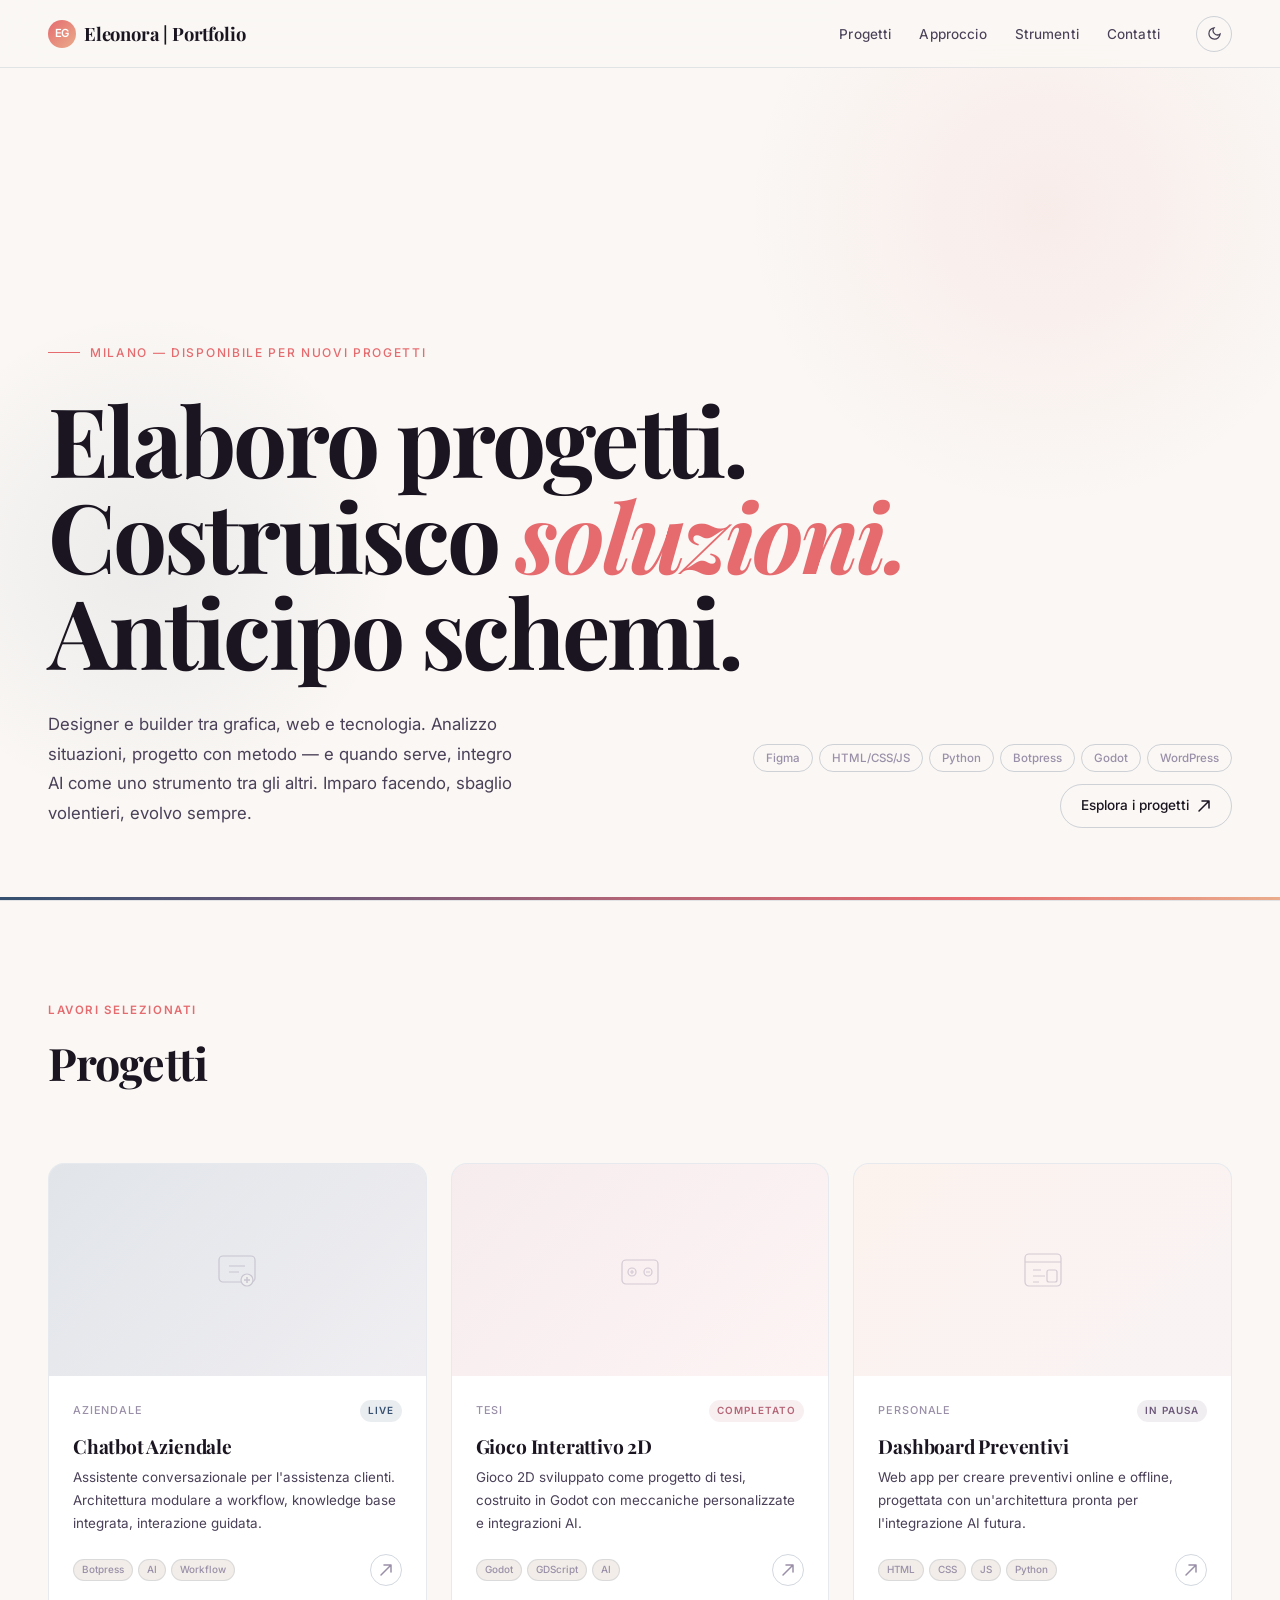
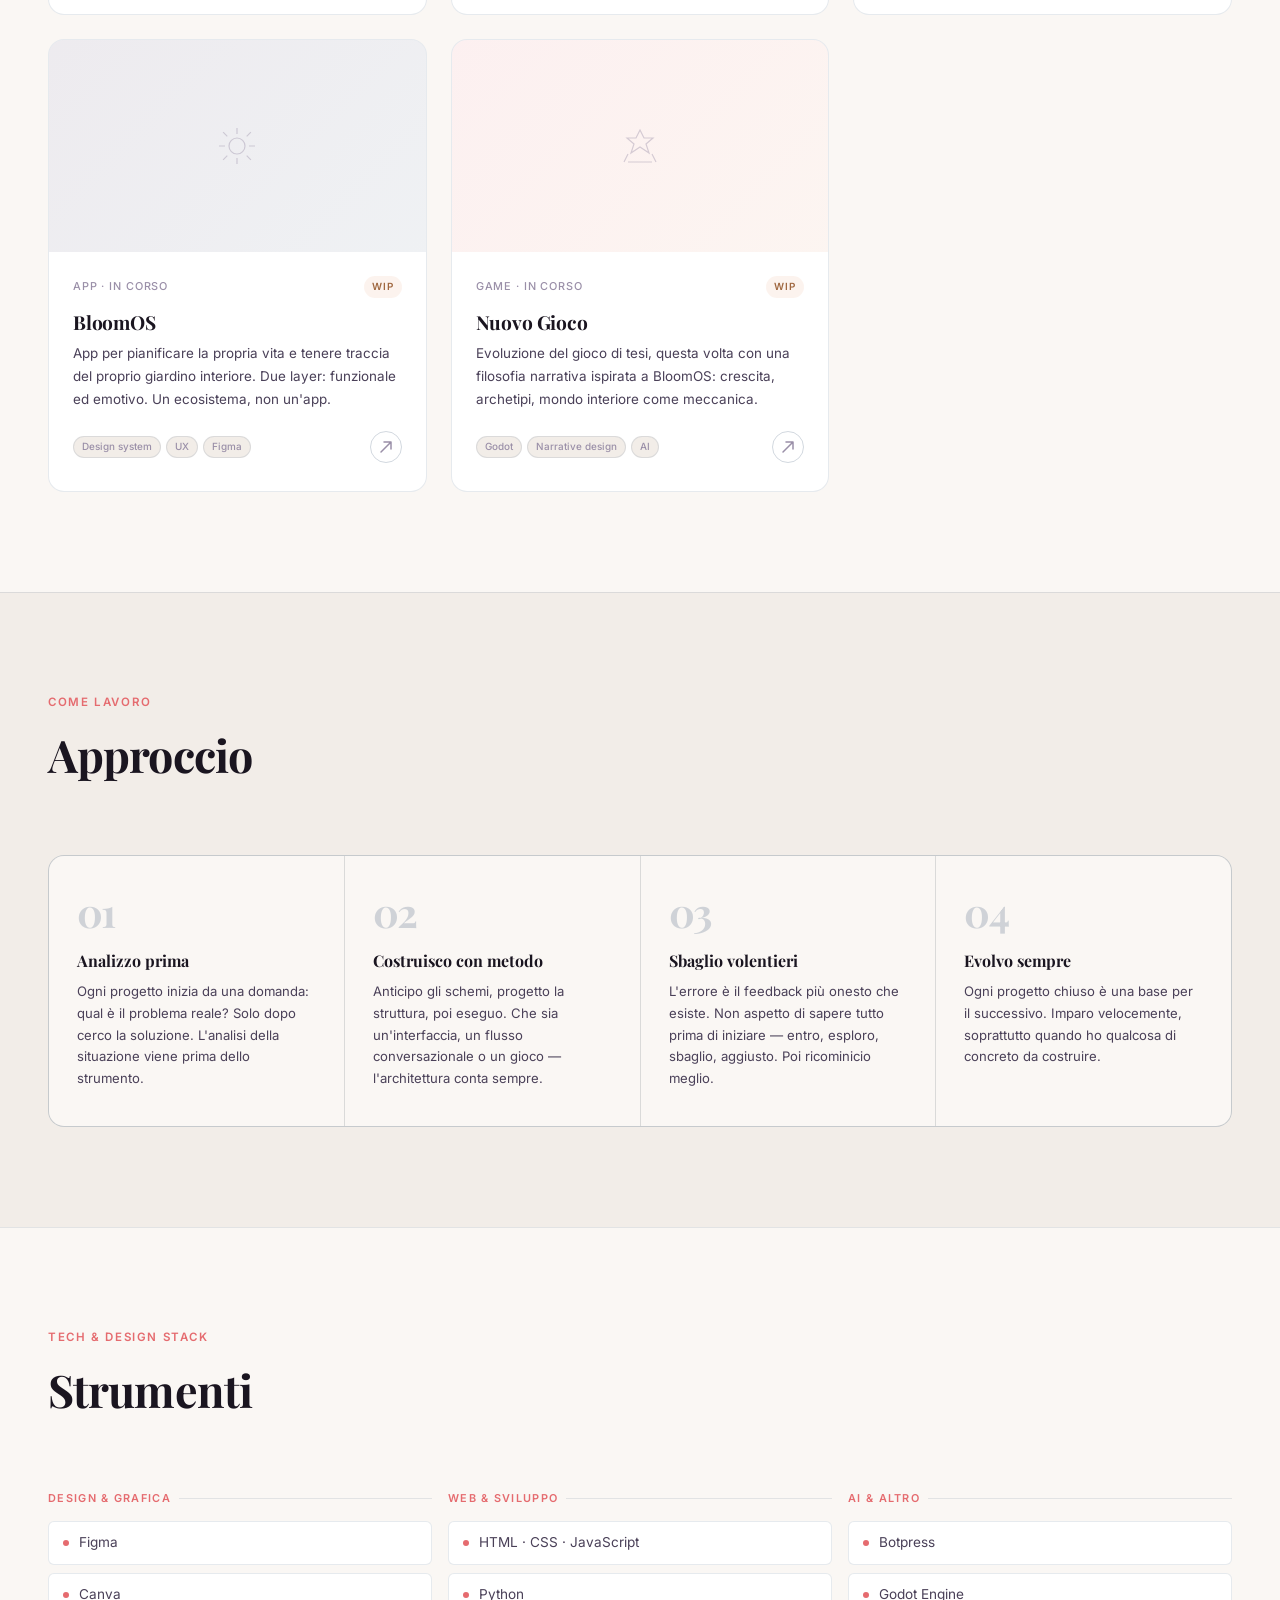
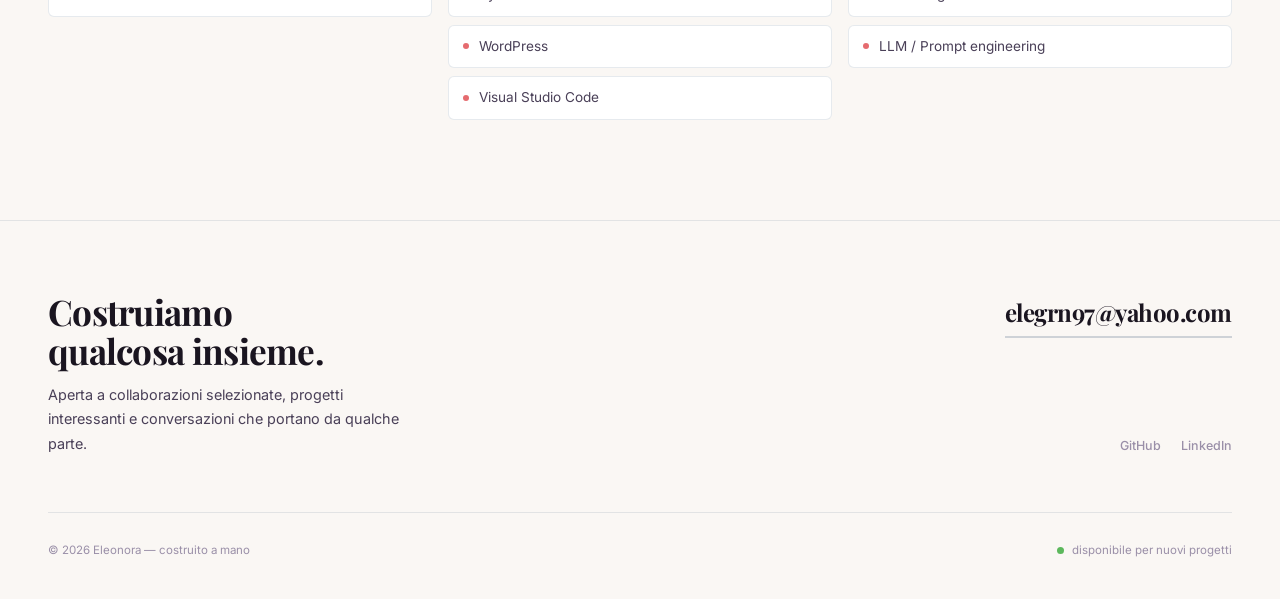
<file: index.html>
<!DOCTYPE html>
<html lang="it" data-theme="light">
<head>
  <meta charset="UTF-8" />
  <meta name="viewport" content="width=device-width, initial-scale=1.0" />
  <title>Eleonora Giarruzzo — Portfolio</title>
  <link rel="stylesheet" href="style.css" />
  <link rel="preconnect" href="https://fonts.googleapis.com">
  <link rel="preconnect" href="https://fonts.gstatic.com" crossorigin>
  <link rel="icon" type="image/png" href="logo.png" />
  <link href="https://fonts.googleapis.com/css2?family=DM+Mono:wght@300;400;500&family=Inter:wght@400;450;500;600&family=Playfair+Display:ital,wght@0,700;1,700&display=swap" rel="stylesheet">
</head>
<body>

  <!-- NAV -->
  <nav class="nav">
    <a href="/" class="nav-logo" aria-label="Home">
      <!-- Sostituisci .logo-icon con il tuo SVG Figma -->
      <div class="logo-icon" aria-hidden="true">EG</div>
      Eleonora | Portfolio
    </a>
    <div class="nav-right">
      <ul class="nav-links">
        <li><a href="#progetti">Progetti</a></li>
        <li><a href="#approccio">Approccio</a></li>
        <li><a href="#strumenti">Strumenti</a></li>
        <li><a href="#contatti">Contatti</a></li>
      </ul>
      <button class="theme-toggle" id="themeToggle" aria-label="Cambia tema">
        <!-- Sole -->
        <svg class="icon-sun" width="16" height="16" viewBox="0 0 24 24" fill="none" stroke="currentColor" stroke-width="2" stroke-linecap="round">
          <circle cx="12" cy="12" r="5"/><line x1="12" y1="1" x2="12" y2="3"/><line x1="12" y1="21" x2="12" y2="23"/>
          <line x1="4.22" y1="4.22" x2="5.64" y2="5.64"/><line x1="18.36" y1="18.36" x2="19.78" y2="19.78"/>
          <line x1="1" y1="12" x2="3" y2="12"/><line x1="21" y1="12" x2="23" y2="12"/>
          <line x1="4.22" y1="19.78" x2="5.64" y2="18.36"/><line x1="18.36" y1="5.64" x2="19.78" y2="4.22"/>
        </svg>
        <!-- Luna -->
        <svg class="icon-moon" width="15" height="15" viewBox="0 0 24 24" fill="none" stroke="currentColor" stroke-width="2" stroke-linecap="round">
          <path d="M21 12.79A9 9 0 1 1 11.21 3 7 7 0 0 0 21 12.79z"/>
        </svg>
      </button>
    </div>
  </nav>

  <!-- HERO -->
  <section class="hero">
    <div class="hero-orb" aria-hidden="true"></div>
    <div class="hero-orb-2" aria-hidden="true"></div>

    <p class="hero-eyebrow">Milano — disponibile per nuovi progetti</p>

    <h1 class="hero-title">
      <span class="line">Elaboro progetti.</span>
      <span class="line">Costruisco <em>soluzioni.</em></span>
      <span class="line">Anticipo schemi.</span>
    </h1>

    <div class="hero-body">
      <p class="hero-desc">
        Designer e builder tra grafica, web e tecnologia. Analizzo situazioni, 
        progetto con metodo — e quando serve, integro AI come uno strumento tra gli altri.
        Imparo facendo, sbaglio volentieri, evolvo sempre.
      </p>
      <div class="hero-meta">
        <div class="hero-skills">
          <span class="skill-tag">Figma</span>
          <span class="skill-tag">HTML/CSS/JS</span>
          <span class="skill-tag">Python</span>
          <span class="skill-tag">Botpress</span>
          <span class="skill-tag">Godot</span>
          <span class="skill-tag">WordPress</span>
        </div>
        <a href="#progetti" class="hero-cta" aria-label="Vai ai progetti">
          Esplora i progetti
          <svg width="14" height="14" viewBox="0 0 14 14" fill="none">
            <path d="M2 12L12 2M12 2H5M12 2v7" stroke="currentColor" stroke-width="1.5" stroke-linecap="round"/>
          </svg>
        </a>
      </div>
    </div>
  </section>

  <!-- PROGETTI -->
  <section class="section" id="progetti">
    <div class="section-header">
      <div>
        <p class="section-label">Lavori selezionati</p>
        <h2 class="section-title">Progetti</h2>
      </div>
    </div>

    <div class="projects-grid">

      <!-- 1 Chatbot -->
      <article class="card">
        <a href="chatbot_aziendale.html" aria-label="Apri il progetto Chatbot Aziendale">
          <div class="card-thumb">
            <div class="card-thumb-placeholder">
              <svg class="thumb-icon" viewBox="0 0 48 48" fill="none" stroke="currentColor" stroke-width="1.2">
                <rect x="6" y="10" width="36" height="26" rx="4"/>
                <path d="M16 20h16M16 26h10"/><circle cx="34" cy="34" r="6" fill="var(--bg)"/>
                <path d="M31 34h6M34 31v6" stroke-width="1.5"/>
              </svg>
            </div>
          </div>
        </a>
        <div class="card-body">
          <div class="card-top">
            <span class="card-tag">Aziendale</span>
            <span class="card-status status-live">Live</span>
          </div>
          <h3 class="card-title">Chatbot Aziendale</h3>
          <p class="card-desc">Assistente conversazionale per l'assistenza clienti. Architettura modulare a workflow, knowledge base integrata, interazione guidata.</p>
          <div class="card-footer">
            <div class="card-tech">
              <span>Botpress</span><span>AI</span><span>Workflow</span>
            </div>
            <a href="chatbot_aziendale.html" class="card-arrow" aria-label="Apri progetto">
              <svg width="14" height="14" viewBox="0 0 14 14" fill="none">
                <path d="M2 12L12 2M12 2H5M12 2v7" stroke="currentColor" stroke-width="1.5" stroke-linecap="round"/>
              </svg>
            </a>
          </div>
        </div>
      </article>

      <!-- 2 Gioco tesi -->
      <article class="card">
        <a href="gioco_interattivo.html" aria-label="Apri il progetto Gioco Interattivo 2D">
          <div class="card-thumb">
            <div class="card-thumb-placeholder">
              <svg class="thumb-icon" viewBox="0 0 48 48" fill="none" stroke="currentColor" stroke-width="1.2">
                <rect x="6" y="14" width="36" height="24" rx="4"/>
                <circle cx="16" cy="26" r="4"/><circle cx="32" cy="26" r="4"/>
                <path d="M14 26h4M16 24v4M30 26h4"/>
              </svg>
            </div>
          </div>
        </a>
        <div class="card-body">
          <div class="card-top">
            <span class="card-tag">Tesi</span>
            <span class="card-status status-done">Completato</span>
          </div>
          <h3 class="card-title">Gioco Interattivo 2D</h3>
          <p class="card-desc">Gioco 2D sviluppato come progetto di tesi, costruito in Godot con meccaniche personalizzate e integrazioni AI.</p>
          <div class="card-footer">
            <div class="card-tech">
              <span>Godot</span><span>GDScript</span><span>AI</span>
            </div>
            <a href="gioco_interattivo.html" class="card-arrow" aria-label="Apri progetto">
              <svg width="14" height="14" viewBox="0 0 14 14" fill="none">
                <path d="M2 12L12 2M12 2H5M12 2v7" stroke="currentColor" stroke-width="1.5" stroke-linecap="round"/>
              </svg>
            </a>
          </div>
        </div>
      </article>

      <!-- 3 Dashboard -->
      <article class="card">
        <a href="dashboard_preventivi.html" aria-label="Apri il progetto Dashboard Preventivi">
          <div class="card-thumb">
            <div class="card-thumb-placeholder">
              <svg class="thumb-icon" viewBox="0 0 48 48" fill="none" stroke="currentColor" stroke-width="1.2">
                <rect x="6" y="8" width="36" height="32" rx="4"/>
                <path d="M6 16h36M14 24h8M14 30h12M14 36h6"/>
                <rect x="28" y="24" width="10" height="12" rx="2"/>
              </svg>
            </div>
          </div>
        </a>
        <div class="card-body">
          <div class="card-top">
            <span class="card-tag">Personale</span>
            <span class="card-status status-paused">In pausa</span>
          </div>
          <h3 class="card-title">Dashboard Preventivi</h3>
          <p class="card-desc">Web app per creare preventivi online e offline, progettata con un'architettura pronta per l'integrazione AI futura.</p>
          <div class="card-footer">
            <div class="card-tech">
              <span>HTML</span><span>CSS</span><span>JS</span><span>Python</span>
            </div>
            <a href="dashboard_preventivi.html" class="card-arrow" aria-label="Apri progetto">
              <svg width="14" height="14" viewBox="0 0 14 14" fill="none">
                <path d="M2 12L12 2M12 2H5M12 2v7" stroke="currentColor" stroke-width="1.5" stroke-linecap="round"/>
              </svg>
            </a>
          </div>
        </div>
      </article>

      <!-- 4 BloomOS -->
      <article class="card">
        <a href="project_bloomos.html" aria-label="Apri il progetto BloomOS">
          <div class="card-thumb">
            <div class="card-thumb-placeholder">
              <svg class="thumb-icon" viewBox="0 0 48 48" fill="none" stroke="currentColor" stroke-width="1.2">
                <circle cx="24" cy="24" r="8"/>
                <path d="M24 6v6M24 36v6M6 24h6M36 24h6M10.1 10.1l4.2 4.2M33.7 33.7l4.2 4.2M10.1 37.9l4.2-4.2M33.7 14.3l4.2-4.2"/>
              </svg>
            </div>
          </div>
        </a>
        <div class="card-body">
          <div class="card-top">
            <span class="card-tag">App · In corso</span>
            <span class="card-status status-wip">WIP</span>
          </div>
          <h3 class="card-title">BloomOS</h3>
          <p class="card-desc">App per pianificare la propria vita e tenere traccia del proprio giardino interiore. Due layer: funzionale ed emotivo. Un ecosistema, non un'app.</p>
          <div class="card-footer">
            <div class="card-tech">
              <span>Design system</span><span>UX</span><span>Figma</span>
            </div>
            <a href="project_bloomos.html" class="card-arrow" aria-label="Apri progetto">
              <svg width="14" height="14" viewBox="0 0 14 14" fill="none">
                <path d="M2 12L12 2M12 2H5M12 2v7" stroke="currentColor" stroke-width="1.5" stroke-linecap="round"/>
              </svg>
            </a>
          </div>
        </div>
      </article>

      <!-- 5 Nuovo gioco -->
      <article class="card">
        <a href="project_game_bloomos.html" aria-label="Apri il progetto nuovo gioco">
          <div class="card-thumb">
            <div class="card-thumb-placeholder">
              <svg class="thumb-icon" viewBox="0 0 48 48" fill="none" stroke="currentColor" stroke-width="1.2">
                <path d="M24 8l4 8h9l-7 6 3 9-9-6-9 6 3-9-7-6h9z"/>
                <path d="M12 32l-4 8M36 32l4 8M12 40h24"/>
              </svg>
            </div>
          </div>
        </a>
        <div class="card-body">
          <div class="card-top">
            <span class="card-tag">Game · In corso</span>
            <span class="card-status status-wip">WIP</span>
          </div>
          <h3 class="card-title">Nuovo Gioco</h3>
          <p class="card-desc">Evoluzione del gioco di tesi, questa volta con una filosofia narrativa ispirata a BloomOS: crescita, archetipi, mondo interiore come meccanica.</p>
          <div class="card-footer">
            <div class="card-tech">
              <span>Godot</span><span>Narrative design</span><span>AI</span>
            </div>
            <a href="project_game_bloomos.html" class="card-arrow" aria-label="Apri progetto">
              <svg width="14" height="14" viewBox="0 0 14 14" fill="none">
                <path d="M2 12L12 2M12 2H5M12 2v7" stroke="currentColor" stroke-width="1.5" stroke-linecap="round"/>
              </svg>
            </a>
          </div>
        </div>
      </article>

    </div>
  </section>

  <!-- APPROCCIO -->
  <section class="section section--alt" id="approccio">
    <div class="section-header">
      <div>
        <p class="section-label">Come lavoro</p>
        <h2 class="section-title">Approccio</h2>
      </div>
    </div>

    <div class="values-grid">
      <div class="value-item">
        <div class="value-num">01</div>
        <h3 class="value-title">Analizzo prima</h3>
        <p class="value-desc">Ogni progetto inizia da una domanda: qual è il problema reale? Solo dopo cerco la soluzione. L'analisi della situazione viene prima dello strumento.</p>
      </div>
      <div class="value-item">
        <div class="value-num">02</div>
        <h3 class="value-title">Costruisco con metodo</h3>
        <p class="value-desc">Anticipo gli schemi, progetto la struttura, poi eseguo. Che sia un'interfaccia, un flusso conversazionale o un gioco — l'architettura conta sempre.</p>
      </div>
      <div class="value-item">
        <div class="value-num">03</div>
        <h3 class="value-title">Sbaglio volentieri</h3>
        <p class="value-desc">L'errore è il feedback più onesto che esiste. Non aspetto di sapere tutto prima di iniziare — entro, esploro, sbaglio, aggiusto. Poi ricominicio meglio.</p>
      </div>
      <div class="value-item">
        <div class="value-num">04</div>
        <h3 class="value-title">Evolvo sempre</h3>
        <p class="value-desc">Ogni progetto chiuso è una base per il successivo. Imparo velocemente, soprattutto quando ho qualcosa di concreto da costruire.</p>
      </div>
    </div>
  </section>

  <!-- STRUMENTI -->
  <section class="section" id="strumenti">
    <div class="section-header">
      <div>
        <p class="section-label">Tech & Design stack</p>
        <h2 class="section-title">Strumenti</h2>
      </div>
    </div>

    <div class="stack-grid">
      <div class="stack-group">
        <div class="stack-group-label">Design & Grafica</div>
        <div class="stack-items">
          <div class="stack-item"><span class="stack-dot"></span>Figma</div>
          <div class="stack-item"><span class="stack-dot"></span>Canva</div>
        </div>
      </div>
      <div class="stack-group">
        <div class="stack-group-label">Web & Sviluppo</div>
        <div class="stack-items">
          <div class="stack-item"><span class="stack-dot"></span>HTML · CSS · JavaScript</div>
          <div class="stack-item"><span class="stack-dot"></span>Python</div>
          <div class="stack-item"><span class="stack-dot"></span>WordPress</div>
          <div class="stack-item"><span class="stack-dot"></span>Visual Studio Code</div>
        </div>
      </div>
      <div class="stack-group">
        <div class="stack-group-label">AI & Altro</div>
        <div class="stack-items">
          <div class="stack-item"><span class="stack-dot"></span>Botpress</div>
          <div class="stack-item"><span class="stack-dot"></span>Godot Engine</div>
          <div class="stack-item"><span class="stack-dot"></span>LLM / Prompt engineering</div>
        </div>
      </div>
    </div>
  </section>

  <!-- FOOTER -->
  <footer class="footer" id="contatti">
    <div class="footer-top">
      <div>
        <p class="footer-name">Costruiamo<br>qualcosa insieme.</p>
        <p class="footer-tagline">Aperta a collaborazioni selezionate, progetti interessanti e conversazioni che portano da qualche parte.</p>
      </div>
      <div class="footer-right">
        <a href="mailto:elegrn97@yahoo.com" class="contact-email">elegrn97@yahoo.com</a>
        <div class="footer-socials">
          <a href="https://github.com/eleonoragiarruzzo-9777" target="_blank" rel="noopener noreferrer">GitHub</a>
          <a href="https://www.linkedin.com/in/eleonora-giarruzzo/" target="_blank" rel="noopener noreferrer">LinkedIn</a>
        </div>
      </div>
    </div>
    <div class="footer-bottom">
      <span>© 2026 Eleonora — costruito a mano</span>
      <span class="footer-status">
        <span class="status-dot"></span>
        disponibile per nuovi progetti
      </span>
    </div>
  </footer>

  <script src="main.js" defer></script>
</body>
</html>
</file>
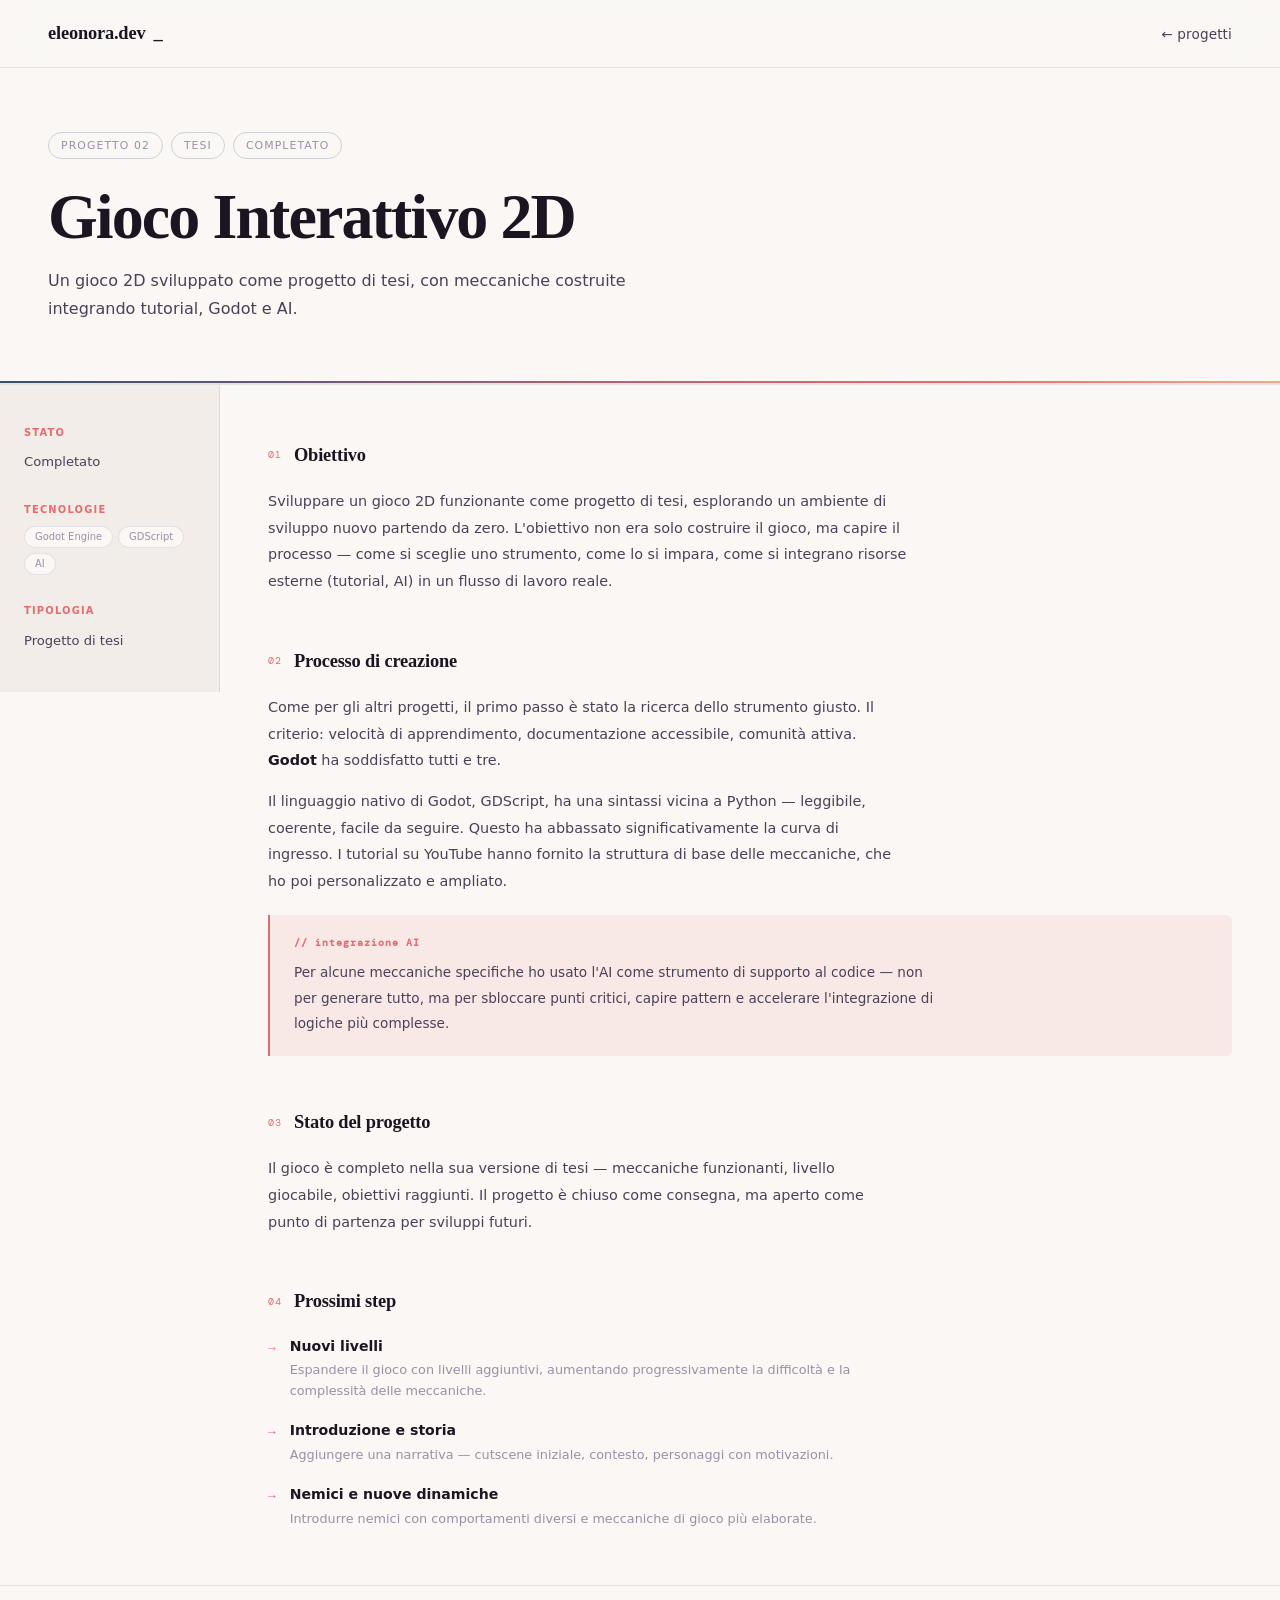
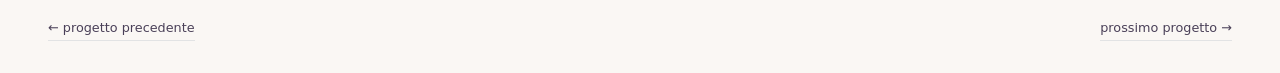
<file: gioco_intrattivo.html>
<!DOCTYPE html>
<html lang="it">
<head>
  <meta charset="UTF-8" />
  <meta name="viewport" content="width=device-width, initial-scale=1.0" />
  <title>Gioco Interattivo — eleonora.dev</title>
  <link rel="stylesheet" href="style.css" />
  <link rel="stylesheet" href="project.css" />
  <link rel="preconnect" href="https://fonts.googleapis.com">
  <link rel="preconnect" href="https://fonts.gstatic.com" crossorigin>
  <link href="https://fonts.googleapis.com/css2?family=DM+Mono:ital,wght@0,300;0,400;0,500;1,300&family=Syne:wght@400;500;600;700;800&display=swap" rel="stylesheet">
</head>
<body>

  <nav class="nav">
    <a href="index.html" class="nav-logo">eleonora.dev<span class="cursor-blink">_</span></a>
    <ul class="nav-links">
      <li><a href="index.html#progetti">← progetti</a></li>
    </ul>
  </nav>

  <main class="project-main">

    <div class="project-hero">
      <div class="project-meta-top">
        <span class="tag">Progetto 02</span>
        <span class="tag">Tesi</span>
        <span class="tag status-done-tag">completato</span>
      </div>
      <h1 class="project-title">Gioco Interattivo 2D</h1>
      <p class="project-tagline">Un gioco 2D sviluppato come progetto di tesi, con meccaniche costruite integrando tutorial, Godot e AI.</p>
    </div>

    <div class="project-grid">

      <aside class="project-sidebar">
        <div class="sidebar-block">
          <span class="sidebar-label">Stato</span>
          <span class="sidebar-value status-done-text">Completato</span>
        </div>
        <div class="sidebar-block">
          <span class="sidebar-label">Tecnologie</span>
          <div class="sidebar-tags">
            <span>Godot Engine</span>
            <span>GDScript</span>
            <span>AI</span>
          </div>
        </div>
        <div class="sidebar-block">
          <span class="sidebar-label">Tipologia</span>
          <span class="sidebar-value">Progetto di tesi</span>
        </div>
      </aside>

      <div class="project-content">

        <section class="project-section">
          <h2><span class="section-num">01</span>Obiettivo</h2>
          <p>Sviluppare un gioco 2D funzionante come progetto di tesi, esplorando un ambiente di sviluppo nuovo partendo da zero. L'obiettivo non era solo costruire il gioco, ma capire il processo — come si sceglie uno strumento, come lo si impara, come si integrano risorse esterne (tutorial, AI) in un flusso di lavoro reale.</p>
        </section>

        <section class="project-section">
          <h2><span class="section-num">02</span>Processo di creazione</h2>
          <p>Come per gli altri progetti, il primo passo è stato la ricerca dello strumento giusto. Il criterio: velocità di apprendimento, documentazione accessibile, comunità attiva. <strong>Godot</strong> ha soddisfatto tutti e tre.</p>
          <p>Il linguaggio nativo di Godot, GDScript, ha una sintassi vicina a Python — leggibile, coerente, facile da seguire. Questo ha abbassato significativamente la curva di ingresso. I tutorial su YouTube hanno fornito la struttura di base delle meccaniche, che ho poi personalizzato e ampliato.</p>
          <div class="insight-block">
            <span class="insight-label">// integrazione AI</span>
            <p>Per alcune meccaniche specifiche ho usato l'AI come strumento di supporto al codice — non per generare tutto, ma per sbloccare punti critici, capire pattern e accelerare l'integrazione di logiche più complesse.</p>
          </div>
        </section>

        <section class="project-section">
          <h2><span class="section-num">03</span>Stato del progetto</h2>
          <p>Il gioco è completo nella sua versione di tesi — meccaniche funzionanti, livello giocabile, obiettivi raggiunti. Il progetto è chiuso come consegna, ma aperto come punto di partenza per sviluppi futuri.</p>
        </section>

        <section class="project-section">
          <h2><span class="section-num">04</span>Prossimi step</h2>
          <ul class="next-steps">
            <li>
              <span class="step-icon">→</span>
              <div>
                <strong>Nuovi livelli</strong>
                <p>Espandere il gioco con livelli aggiuntivi, aumentando progressivamente la difficoltà e la complessità delle meccaniche.</p>
              </div>
            </li>
            <li>
              <span class="step-icon">→</span>
              <div>
                <strong>Introduzione e storia</strong>
                <p>Aggiungere una narrativa — cutscene iniziale, contesto, personaggi con motivazioni.</p>
              </div>
            </li>
            <li>
              <span class="step-icon">→</span>
              <div>
                <strong>Nemici e nuove dinamiche</strong>
                <p>Introdurre nemici con comportamenti diversi e meccaniche di gioco più elaborate.</p>
              </div>
            </li>
          </ul>
        </section>

      </div>
    </div>

    <div class="project-nav-bottom">
      <a href="chatbot_aziendale.html" class="btn-back">← progetto precedente</a>
      <a href="dashboard_preventivi.html" class="btn-next">prossimo progetto →</a>
    </div>

  </main>

  <script src="main.js" defer></script>
</body>
</html>
</file>
<file: style.css>
/* =============================================
   DESIGN TOKENS
   ============================================= */
:root {
  /* Palette */
  --slate:    #355070;
  --violet:   #6d597a;
  --rose:     #b56576;
  --coral:    #e56b6f;
  --peach:    #eaac8b;

  /* Light theme (default) */
  --bg:           #faf7f4;
  --bg-2:         #f2ede8;
  --bg-3:         #e8e1d9;
  --surface:      #ffffff;
  --border:       rgba(53,80,112,0.12);
  --border-strong: rgba(53,80,112,0.22);

  --text-primary:   #1a1520;
  --text-secondary: #4a4058;
  --text-muted:     #9a8fa8;

  --accent:        var(--coral);
  --accent-soft:   rgba(229,107,111,0.1);
  --accent-2:      var(--peach);
  --accent-deep:   var(--slate);

  /* Typography */
  --font-display: 'Playfair Display', Georgia, serif;
  --font-body:    'Inter', system-ui, sans-serif;
  --font-mono:    'DM Mono', monospace;

  /* Layout */
  --nav-h:    68px;
  --max-w:    1200px;
  --radius:   6px;
  --radius-lg: 16px;
  --radius-xl: 24px;

  --ease-out: cubic-bezier(0.16, 1, 0.3, 1);
}

/* Dark theme */
[data-theme="dark"] {
  --bg:           #1a1625;
  --bg-2:         #201b2e;
  --bg-3:         #2a2440;
  --surface:      #251f38;
  --border:       rgba(234,172,139,0.1);
  --border-strong: rgba(234,172,139,0.2);

  --text-primary:   #f5f0eb;
  --text-secondary: #c4b5c8;
  --text-muted:     #7a6e88;

  --accent:        var(--peach);
  --accent-soft:   rgba(234,172,139,0.1);
  --accent-2:      var(--coral);
  --accent-deep:   var(--peach);
}

/* =============================================
   RESET
   ============================================= */
*, *::before, *::after { box-sizing: border-box; margin: 0; padding: 0; }
html { font-size: 16px; scroll-behavior: smooth; }
body {
  background: var(--bg);
  color: var(--text-primary);
  font-family: var(--font-body);
  font-weight: 400;
  line-height: 1.6;
  -webkit-font-smoothing: antialiased;
  transition: background 0.3s, color 0.3s;
}
a { color: inherit; text-decoration: none; }
ul { list-style: none; }
img { display: block; max-width: 100%; }

/* =============================================
   NAV
   ============================================= */
.nav {
  position: fixed;
  top: 0; left: 0; right: 0;
  height: var(--nav-h);
  display: flex;
  align-items: center;
  justify-content: space-between;
  padding: 0 48px;
  background: rgba(250,247,244,0.88);
  -webkit-backdrop-filter: blur(16px);
  backdrop-filter: blur(16px);
  border-bottom: 1px solid var(--border);
  z-index: 100;
  transition: background 0.3s, border-color 0.3s;
}

[data-theme="dark"] .nav {
  background: rgba(26,22,37,0.88);
}

.nav-logo {
  font-family: var(--font-display);
  font-size: 1.15rem;
  font-weight: 700;
  color: var(--text-primary);
  letter-spacing: -0.01em;
  display: flex;
  align-items: center;
  gap: 8px;
}

/* Logo icon placeholder — da sostituire con SVG Figma */
.logo-icon {
  width: 28px;
  height: 28px;
  border-radius: 50%;
  background: linear-gradient(135deg, var(--coral), var(--peach));
  display: flex;
  align-items: center;
  justify-content: center;
  font-size: 0.7rem;
  color: white;
  font-family: var(--font-body);
  font-weight: 600;
  flex-shrink: 0;
}

.nav-right {
  display: flex;
  align-items: center;
  gap: 36px;
}

.nav-links {
  display: flex;
  gap: 28px;
}

.nav-links a {
  font-size: 0.85rem;
  font-weight: 450;
  color: var(--text-secondary);
  letter-spacing: 0.01em;
  transition: color 0.2s;
}
.nav-links a:hover { color: var(--accent); }

/* Theme toggle */
.theme-toggle {
  width: 36px;
  height: 36px;
  border-radius: 50%;
  border: 1px solid var(--border-strong);
  background: transparent;
  cursor: pointer;
  display: flex;
  align-items: center;
  justify-content: center;
  color: var(--text-secondary);
  transition: color 0.2s, border-color 0.2s, background 0.2s;
  flex-shrink: 0;
}
.theme-toggle:hover {
  background: var(--accent-soft);
  color: var(--accent);
  border-color: var(--accent);
}
.icon-sun, .icon-moon { display: none; }
[data-theme="dark"] .icon-sun  { display: block; }
[data-theme="light"] .icon-moon, body:not([data-theme]) .icon-moon { display: block; }

/* =============================================
   HERO
   ============================================= */
.hero {
  min-height: 100vh;
  display: flex;
  flex-direction: column;
  justify-content: flex-end;
  padding: calc(var(--nav-h) + 80px) 48px 72px;
  position: relative;
  overflow: hidden;
}

/* Gradient accent line */
.hero::after {
  content: '';
  position: absolute;
  bottom: 0; left: 0; right: 0;
  height: 3px;
  background: linear-gradient(90deg, var(--slate), var(--violet), var(--rose), var(--coral), var(--peach));
}

/* Subtle background orb */
.hero-orb {
  position: absolute;
  top: -10%;
  right: -5%;
  width: 600px;
  height: 600px;
  border-radius: 50%;
  background: radial-gradient(circle, rgba(229,107,111,0.08) 0%, transparent 70%);
  pointer-events: none;
}

.hero-orb-2 {
  position: absolute;
  bottom: 10%;
  left: -8%;
  width: 500px;
  height: 500px;
  border-radius: 50%;
  background: radial-gradient(circle, rgba(53,80,112,0.07) 0%, transparent 70%);
  pointer-events: none;
}

.hero-eyebrow {
  font-size: 0.75rem;
  font-weight: 500;
  letter-spacing: 0.14em;
  text-transform: uppercase;
  color: var(--accent);
  margin-bottom: 28px;
  display: flex;
  align-items: center;
  gap: 10px;
  opacity: 0;
  animation: fadeUp 0.8s var(--ease-out) 0.1s forwards;
}

.hero-eyebrow::before {
  content: '';
  width: 32px;
  height: 1px;
  background: var(--accent);
}

.hero-title {
  font-family: var(--font-display);
  font-size: clamp(3rem, 7.5vw, 6.5rem);
  font-weight: 700;
  line-height: 1.0;
  letter-spacing: -0.03em;
  color: var(--text-primary);
  margin-bottom: 32px;
  max-width: 900px;
}

.hero-title em {
  font-style: italic;
  color: var(--accent);
}

.hero-title .line { 
  display: block;
  opacity: 0;
  transform: translateY(24px);
  animation: fadeUp 0.9s var(--ease-out) forwards;
}
.hero-title .line:nth-child(2) { animation-delay: 0.12s; }
.hero-title .line:nth-child(3) { animation-delay: 0.22s; }

.hero-body {
  display: flex;
  align-items: flex-end;
  justify-content: space-between;
  gap: 48px;
  opacity: 0;
  animation: fadeUp 0.9s var(--ease-out) 0.35s forwards;
}

.hero-desc {
  font-size: 1.05rem;
  color: var(--text-secondary);
  line-height: 1.75;
  max-width: 480px;
}

.hero-meta {
  display: flex;
  flex-direction: column;
  align-items: flex-end;
  gap: 12px;
  flex-shrink: 0;
}

.hero-skills {
  display: flex;
  flex-wrap: wrap;
  justify-content: flex-end;
  gap: 6px;
}

.skill-tag {
  font-size: 0.72rem;
  font-weight: 500;
  color: var(--text-muted);
  border: 1px solid var(--border-strong);
  padding: 4px 12px;
  border-radius: 100px;
  transition: color 0.2s, border-color 0.2s;
}
.skill-tag:hover { color: var(--accent); border-color: var(--accent); }

.hero-cta {
  display: inline-flex;
  align-items: center;
  gap: 8px;
  font-size: 0.85rem;
  font-weight: 500;
  color: var(--text-primary);
  border: 1.5px solid var(--border-strong);
  padding: 10px 20px;
  border-radius: 100px;
  transition: all 0.2s;
}
.hero-cta:hover {
  background: var(--accent);
  border-color: var(--accent);
  color: white;
}

/* =============================================
   SECTION COMMON
   ============================================= */
.section {
  padding: 100px 48px;
  border-top: 1px solid var(--border);
}

.section--alt { background: var(--bg-2); }

.section-header {
  display: flex;
  align-items: baseline;
  justify-content: space-between;
  margin-bottom: 64px;
}

.section-label {
  font-size: 0.72rem;
  font-weight: 600;
  letter-spacing: 0.14em;
  text-transform: uppercase;
  color: var(--accent);
}

.section-title {
  font-family: var(--font-display);
  font-size: clamp(1.8rem, 4vw, 2.8rem);
  font-weight: 700;
  letter-spacing: -0.02em;
  color: var(--text-primary);
  margin-top: 8px;
}

.section-link {
  font-size: 0.82rem;
  font-weight: 500;
  color: var(--text-muted);
  display: flex;
  align-items: center;
  gap: 6px;
  transition: color 0.2s;
  align-self: flex-end;
}
.section-link:hover { color: var(--accent); }

/* =============================================
   PROGETTI — GRID
   ============================================= */
.projects-grid {
  display: grid;
  grid-template-columns: repeat(3, 1fr);
  gap: 24px;
}

.card {
  background: var(--surface);
  border: 1px solid var(--border);
  border-radius: var(--radius-lg);
  overflow: hidden;
  display: flex;
  flex-direction: column;
  opacity: 0;
  transform: translateY(20px);
  transition: opacity 0.6s var(--ease-out), transform 0.6s var(--ease-out), box-shadow 0.3s, border-color 0.3s;
}
.card:nth-child(2) { transition-delay: 0.1s; }
.card:nth-child(3) { transition-delay: 0.2s; }
.card:nth-child(4) { transition-delay: 0.15s; }
.card:nth-child(5) { transition-delay: 0.25s; }
.card.visible { opacity: 1; transform: translateY(0); }
.card:hover {
  box-shadow: 0 12px 40px rgba(53,80,112,0.1);
  border-color: var(--border-strong);
}

/* Card thumbnail */
.card-thumb {
  width: 100%;
  aspect-ratio: 16 / 9;
  background: var(--bg-2);
  display: flex;
  align-items: center;
  justify-content: center;
  overflow: hidden;
  position: relative;
}

.card-thumb-placeholder {
  width: 100%;
  height: 100%;
  display: flex;
  align-items: center;
  justify-content: center;
}

/* Colore unico per ogni card thumbnail */
.card:nth-child(1) .card-thumb { background: linear-gradient(135deg, rgba(53,80,112,0.15), rgba(109,89,122,0.1)); }
.card:nth-child(2) .card-thumb { background: linear-gradient(135deg, rgba(181,101,118,0.12), rgba(229,107,111,0.08)); }
.card:nth-child(3) .card-thumb { background: linear-gradient(135deg, rgba(234,172,139,0.15), rgba(181,101,118,0.08)); }
.card:nth-child(4) .card-thumb { background: linear-gradient(135deg, rgba(109,89,122,0.12), rgba(53,80,112,0.08)); }
.card:nth-child(5) .card-thumb { background: linear-gradient(135deg, rgba(229,107,111,0.1), rgba(234,172,139,0.12)); }

.thumb-icon {
  width: 48px;
  height: 48px;
  color: var(--text-muted);
  opacity: 0.4;
}

.card-body {
  padding: 24px 24px 28px;
  display: flex;
  flex-direction: column;
  flex: 1;
}

.card-top {
  display: flex;
  align-items: center;
  justify-content: space-between;
  margin-bottom: 12px;
}

.card-tag {
  font-size: 0.68rem;
  font-weight: 500;
  letter-spacing: 0.08em;
  text-transform: uppercase;
  color: var(--text-muted);
}

.card-status {
  font-size: 0.62rem;
  font-weight: 600;
  letter-spacing: 0.1em;
  text-transform: uppercase;
  padding: 3px 8px;
  border-radius: 100px;
}

.status-live    { background: rgba(53,80,112,0.1);   color: var(--slate); }
.status-wip     { background: rgba(234,172,139,0.15); color: #a06840; }
.status-paused  { background: rgba(109,89,122,0.1);  color: var(--violet); }
.status-done    { background: rgba(181,101,118,0.1); color: var(--rose); }

[data-theme="dark"] .status-live   { background: rgba(234,172,139,0.1); color: var(--peach); }
[data-theme="dark"] .status-wip    { background: rgba(229,107,111,0.12); color: var(--coral); }
[data-theme="dark"] .status-paused { background: rgba(109,89,122,0.2); color: #c4a8d0; }
[data-theme="dark"] .status-done   { background: rgba(181,101,118,0.15); color: #e8a0ae; }

.card-title {
  font-family: var(--font-display);
  font-size: 1.2rem;
  font-weight: 700;
  letter-spacing: -0.01em;
  color: var(--text-primary);
  margin-bottom: 8px;
  line-height: 1.25;
}

.card-desc {
  font-size: 0.84rem;
  color: var(--text-secondary);
  line-height: 1.7;
  flex: 1;
  margin-bottom: 20px;
}

.card-footer {
  display: flex;
  align-items: center;
  justify-content: space-between;
}

.card-tech {
  display: flex;
  flex-wrap: wrap;
  gap: 5px;
}
.card-tech span {
  font-size: 0.62rem;
  font-weight: 500;
  color: var(--text-muted);
  background: var(--bg-2);
  border: 1px solid var(--border);
  padding: 2px 8px;
  border-radius: 100px;
}

.card-arrow {
  width: 32px;
  height: 32px;
  border-radius: 50%;
  border: 1.5px solid var(--border-strong);
  display: flex;
  align-items: center;
  justify-content: center;
  color: var(--text-muted);
  flex-shrink: 0;
  transition: all 0.2s;
}
.card:hover .card-arrow {
  background: var(--accent);
  border-color: var(--accent);
  color: white;
  transform: rotate(45deg);
}

/* =============================================
   VALORI / APPROCCIO
   ============================================= */
.values-grid {
  display: grid;
  grid-template-columns: repeat(4, 1fr);
  gap: 1px;
  background: var(--border);
  border: 1px solid var(--border);
  border-radius: var(--radius-lg);
  overflow: hidden;
}

.value-item {
  background: var(--bg);
  padding: 36px 28px;
  opacity: 0;
  transform: translateY(12px);
  transition: opacity 0.6s var(--ease-out), transform 0.6s var(--ease-out);
}
.value-item:nth-child(2) { transition-delay: 0.08s; }
.value-item:nth-child(3) { transition-delay: 0.16s; }
.value-item:nth-child(4) { transition-delay: 0.24s; }
.value-item.visible { opacity: 1; transform: translateY(0); }

.value-num {
  font-family: var(--font-display);
  font-size: 2.5rem;
  font-weight: 700;
  line-height: 1;
  color: var(--border-strong);
  margin-bottom: 16px;
  letter-spacing: -0.04em;
}

.value-title {
  font-family: var(--font-display);
  font-size: 1rem;
  font-weight: 700;
  color: var(--text-primary);
  margin-bottom: 8px;
}

.value-desc {
  font-size: 0.82rem;
  color: var(--text-secondary);
  line-height: 1.65;
}

/* =============================================
   STACK TOOLS
   ============================================= */
.stack-grid {
  display: grid;
  grid-template-columns: repeat(3, 1fr);
  gap: 16px;
}

.stack-group {
  opacity: 0;
  transform: translateY(12px);
  transition: opacity 0.6s var(--ease-out), transform 0.6s var(--ease-out);
}
.stack-group:nth-child(2) { transition-delay: 0.1s; }
.stack-group:nth-child(3) { transition-delay: 0.2s; }
.stack-group.visible { opacity: 1; transform: translateY(0); }

.stack-group-label {
  font-size: 0.68rem;
  font-weight: 600;
  letter-spacing: 0.12em;
  text-transform: uppercase;
  color: var(--accent);
  margin-bottom: 14px;
  display: flex;
  align-items: center;
  gap: 8px;
}
.stack-group-label::after {
  content: '';
  flex: 1;
  height: 1px;
  background: var(--border);
}

.stack-items {
  display: flex;
  flex-direction: column;
  gap: 8px;
}

.stack-item {
  display: flex;
  align-items: center;
  gap: 10px;
  font-size: 0.85rem;
  color: var(--text-secondary);
  padding: 10px 14px;
  border: 1px solid var(--border);
  border-radius: var(--radius);
  background: var(--surface);
  transition: border-color 0.2s, color 0.2s;
}
.stack-item:hover { border-color: var(--accent); color: var(--text-primary); }

.stack-dot {
  width: 6px;
  height: 6px;
  border-radius: 50%;
  background: var(--accent);
  flex-shrink: 0;
}

/* =============================================
   FOOTER
   ============================================= */
.footer {
  padding: 72px 48px 40px;
  border-top: 1px solid var(--border);
}

.footer-top {
  display: grid;
  grid-template-columns: 1fr 1fr;
  gap: 48px;
  margin-bottom: 56px;
}

.footer-name {
  font-family: var(--font-display);
  font-size: 2.2rem;
  font-weight: 700;
  letter-spacing: -0.02em;
  color: var(--text-primary);
  margin-bottom: 12px;
  line-height: 1.1;
}

.footer-tagline {
  font-size: 0.9rem;
  color: var(--text-secondary);
  line-height: 1.7;
  max-width: 360px;
}

.footer-right {
  display: flex;
  flex-direction: column;
  justify-content: space-between;
  align-items: flex-end;
}

.contact-email {
  font-family: var(--font-display);
  font-size: 1.5rem;
  font-weight: 700;
  color: var(--text-primary);
  letter-spacing: -0.02em;
  border-bottom: 2px solid var(--border-strong);
  padding-bottom: 4px;
  transition: color 0.2s, border-color 0.2s;
}
.contact-email:hover { color: var(--accent); border-color: var(--accent); }

.footer-socials {
  display: flex;
  gap: 20px;
}
.footer-socials a {
  font-size: 0.78rem;
  font-weight: 500;
  color: var(--text-muted);
  transition: color 0.2s;
}
.footer-socials a:hover { color: var(--accent); }

.footer-bottom {
  display: flex;
  justify-content: space-between;
  align-items: center;
  padding-top: 28px;
  border-top: 1px solid var(--border);
  font-size: 0.72rem;
  color: var(--text-muted);
}

.footer-status {
  display: flex;
  align-items: center;
  gap: 8px;
}

.status-dot {
  width: 7px;
  height: 7px;
  border-radius: 50%;
  background: #5cb85c;
  animation: pulse 2.5s ease-in-out infinite;
}

@keyframes pulse {
  0%, 100% { opacity: 1; transform: scale(1); }
  50% { opacity: 0.5; transform: scale(0.75); }
}

/* =============================================
   ANIMATIONS
   ============================================= */
@keyframes fadeUp {
  to { opacity: 1; transform: translateY(0); }
}

/* =============================================
   RESPONSIVE
   ============================================= */
@media (max-width: 1100px) {
  .values-grid { grid-template-columns: repeat(2, 1fr); }
  .projects-grid { grid-template-columns: repeat(2, 1fr); }
}

@media (max-width: 900px) {
  .nav { padding: 0 24px; }
  .nav-links { display: none; }
  .hero { padding: calc(var(--nav-h) + 48px) 24px 56px; }
  .hero-body { flex-direction: column; align-items: flex-start; }
  .hero-meta { align-items: flex-start; }
  .hero-skills { justify-content: flex-start; }
  .section { padding: 72px 24px; }
  .section-header { flex-direction: column; gap: 8px; }
  .projects-grid { grid-template-columns: 1fr; }
  .stack-grid { grid-template-columns: 1fr; }
  .values-grid { grid-template-columns: 1fr; }
  .footer-top { grid-template-columns: 1fr; gap: 32px; }
  .footer-right { align-items: flex-start; }
  .footer-bottom { flex-direction: column; gap: 12px; align-items: flex-start; }
}

@media (prefers-reduced-motion: reduce) {
  * { animation-duration: 0.01ms !important; transition-duration: 0.01ms !important; }
}
</file>
<file: project.css>
/* =============================================
   PROJECT PAGES — condiviso tra tutte le pagine progetto
   Dipende da style.css per le variabili
   ============================================= */

.project-main {
  padding-top: var(--nav-h);
  min-height: 100vh;
}

/* HERO */
.project-hero {
  padding: 64px 48px 60px;
  border-bottom: 1px solid var(--border);
  position: relative;
  overflow: hidden;
}

.project-hero::after {
  content: '';
  position: absolute;
  bottom: 0; left: 0; right: 0;
  height: 2px;
  background: linear-gradient(90deg, var(--slate), var(--violet), var(--rose), var(--coral), var(--peach));
}

.project-meta-top {
  display: flex;
  gap: 8px;
  margin-bottom: 24px;
  flex-wrap: wrap;
}

/* Status tags in project hero */
.tag {
  font-size: 0.68rem;
  font-weight: 500;
  letter-spacing: 0.1em;
  text-transform: uppercase;
  border: 1px solid var(--border-strong);
  padding: 4px 12px;
  border-radius: 100px;
  color: var(--text-muted);
}

.tag-live   { color: var(--slate);  border-color: rgba(53,80,112,0.3); background: rgba(53,80,112,0.06); }
.tag-done   { color: var(--rose);   border-color: rgba(181,101,118,0.3); background: rgba(181,101,118,0.06); }
.tag-wip    { color: #a06840;       border-color: rgba(234,172,139,0.4); background: rgba(234,172,139,0.08); }
.tag-paused { color: var(--violet); border-color: rgba(109,89,122,0.3); background: rgba(109,89,122,0.06); }

[data-theme="dark"] .tag-live   { color: var(--peach);  border-color: rgba(234,172,139,0.25); background: rgba(234,172,139,0.06); }
[data-theme="dark"] .tag-done   { color: #e8a0ae;       border-color: rgba(181,101,118,0.25); background: rgba(181,101,118,0.08); }
[data-theme="dark"] .tag-wip    { color: var(--coral);  border-color: rgba(229,107,111,0.25); background: rgba(229,107,111,0.06); }
[data-theme="dark"] .tag-paused { color: #c4a8d0;       border-color: rgba(109,89,122,0.3); background: rgba(109,89,122,0.08); }

.project-title {
  font-family: var(--font-display);
  font-size: clamp(2.2rem, 6vw, 4rem);
  font-weight: 700;
  letter-spacing: -0.03em;
  color: var(--text-primary);
  margin-bottom: 16px;
  line-height: 1.05;
}

.project-tagline {
  font-size: 1rem;
  color: var(--text-secondary);
  max-width: 580px;
  line-height: 1.75;
}

/* MEDIA SECTION */
.project-media {
  padding: 0 48px 56px;
  border-bottom: 1px solid var(--border);
}

.media-grid {
  display: grid;
  grid-template-columns: 2fr 1fr;
  gap: 8px;
}

.media-item {
  position: relative;
  background: var(--bg-2);
  border: 1px solid var(--border);
  border-radius: var(--radius-lg);
  overflow: hidden;
  cursor: pointer;
  transition: border-color 0.2s;
}
.media-item:hover { border-color: var(--border-strong); }

.media-item--main { grid-column: 1; grid-row: 1 / 3; aspect-ratio: 16 / 10; }
.media-item--sm   { aspect-ratio: 4 / 3; }

.media-placeholder {
  width: 100%; height: 100%; min-height: 160px;
  display: flex; flex-direction: column;
  align-items: center; justify-content: center;
  gap: 10px;
  color: var(--text-muted);
  font-size: 0.72rem;
  letter-spacing: 0.04em;
  font-family: var(--font-body);
  background: repeating-linear-gradient(
    45deg, transparent, transparent 12px,
    rgba(53,80,112,0.02) 12px, rgba(53,80,112,0.02) 24px
  );
}
.media-placeholder svg { opacity: 0.25; }
.media-placeholder span { opacity: 0.45; text-align: center; padding: 0 16px; }

.media-badge {
  position: absolute; top: 10px; left: 10px;
  font-size: 0.58rem; font-weight: 600;
  letter-spacing: 0.12em; text-transform: uppercase;
  padding: 2px 8px; border-radius: 100px;
  background: rgba(250,247,244,0.9);
  border: 1px solid var(--border);
  color: var(--text-muted);
  -webkit-backdrop-filter: blur(4px);
  backdrop-filter: blur(4px);
}
.media-badge--gif { color: var(--coral); border-color: rgba(229,107,111,0.3); }

[data-theme="dark"] .media-badge { background: rgba(26,22,37,0.85); }

.media-item img, .media-item video {
  width: 100%; height: 100%; object-fit: cover; display: block;
  transition: transform 0.4s var(--ease-out);
}
.media-item:hover img, .media-item:hover video { transform: scale(1.02); }

.media-caption {
  margin-top: 10px;
  font-size: 0.68rem;
  color: var(--text-muted);
  font-family: var(--font-mono);
}

/* LIGHTBOX */
.lightbox {
  display: none; position: fixed; inset: 0;
  background: rgba(10,8,16,0.94);
  z-index: 200; align-items: center; justify-content: center;
  padding: 40px; cursor: zoom-out;
}
.lightbox.open { display: flex; }
.lightbox img { max-width: 90vw; max-height: 85vh; object-fit: contain;
  border-radius: var(--radius-lg); cursor: default; }
.lightbox-close {
  position: fixed; top: 20px; right: 24px;
  font-size: 0.72rem; color: rgba(255,255,255,0.4);
  cursor: pointer; font-family: var(--font-mono);
  transition: color 0.2s; letter-spacing: 0.06em;
}
.lightbox-close:hover { color: white; }

/* GRID layout */
.project-grid {
  display: grid;
  grid-template-columns: 220px 1fr;
  border-top: 1px solid var(--border);
}

/* SIDEBAR */
.project-sidebar {
  background: var(--bg-2);
  padding: 40px 24px;
  border-right: 1px solid var(--border);
  display: flex; flex-direction: column; gap: 28px;
  position: sticky; top: var(--nav-h);
  align-self: start; height: fit-content;
}

.sidebar-label {
  display: block; font-size: 0.62rem; font-weight: 600;
  letter-spacing: 0.12em; text-transform: uppercase;
  color: var(--accent); margin-bottom: 8px;
}

.sidebar-value {
  font-size: 0.82rem; color: var(--text-secondary); line-height: 1.5;
}

.sidebar-tags {
  display: flex; flex-wrap: wrap; gap: 5px;
}
.sidebar-tags span {
  font-size: 0.62rem; font-weight: 500;
  color: var(--text-muted);
  background: var(--bg);
  border: 1px solid var(--border);
  padding: 2px 10px; border-radius: 100px;
}

/* CONTENT */
.project-content {
  padding: 56px 48px;
  display: flex; flex-direction: column; gap: 52px;
}

.project-section h2 {
  font-family: var(--font-display);
  font-size: 1.15rem; font-weight: 700;
  color: var(--text-primary);
  letter-spacing: -0.01em;
  margin-bottom: 18px;
  display: flex; align-items: center; gap: 12px;
}

.section-num {
  font-family: var(--font-mono);
  font-size: 0.62rem; color: var(--accent);
  letter-spacing: 0.1em; font-weight: 400;
}

.project-section p {
  font-size: 0.9rem; color: var(--text-secondary);
  line-height: 1.85; max-width: 640px; margin-bottom: 14px;
}
.project-section p:last-child { margin-bottom: 0; }
.project-section strong { color: var(--text-primary); font-weight: 600; }

/* Insight block */
.insight-block {
  border-left: 2px solid var(--accent);
  background: var(--accent-soft);
  padding: 20px 24px; margin-top: 20px;
  border-radius: 0 var(--radius) var(--radius) 0;
}
.insight-label {
  display: block; font-size: 0.62rem; font-weight: 600;
  letter-spacing: 0.1em; color: var(--accent);
  font-family: var(--font-mono); margin-bottom: 10px;
}
.insight-block p { font-size: 0.85rem; margin: 0 !important; }

/* Next steps */
.next-steps { display: flex; flex-direction: column; gap: 18px; max-width: 620px; }
.next-steps li { display: flex; gap: 14px; align-items: flex-start; }
.step-icon {
  color: var(--accent); font-size: 0.8rem;
  margin-top: 3px; flex-shrink: 0;
  font-family: var(--font-mono);
}
.next-steps strong {
  display: block; font-size: 0.88rem;
  color: var(--text-primary); font-weight: 600; margin-bottom: 3px;
}
.next-steps p { font-size: 0.8rem; color: var(--text-muted); margin: 0 !important; line-height: 1.6; }

/* Bottom nav */
.project-nav-bottom {
  display: flex; justify-content: space-between; align-items: center;
  padding: 32px 48px; border-top: 1px solid var(--border);
}

.btn-back, .btn-next {
  font-size: 0.8rem; font-weight: 500;
  color: var(--text-secondary);
  border-bottom: 1px solid var(--border);
  padding-bottom: 2px;
  transition: color 0.2s, border-color 0.2s;
}
.btn-back:hover, .btn-next:hover { color: var(--accent); border-color: var(--accent); }

/* Responsive */
@media (max-width: 900px) {
  .project-hero { padding: 40px 24px 48px; }
  .project-media { padding: 0 24px 40px; }
  .media-grid { grid-template-columns: 1fr; }
  .media-item--main { grid-column: 1; grid-row: auto; aspect-ratio: 16/9; }
  .project-grid { grid-template-columns: 1fr; }
  .project-sidebar {
    position: static; border-right: none;
    border-bottom: 1px solid var(--border);
    flex-direction: row; flex-wrap: wrap; gap: 20px; padding: 24px;
  }
  .sidebar-block { min-width: 130px; }
  .project-content { padding: 36px 24px; gap: 40px; }
  .project-nav-bottom { padding: 24px; flex-direction: column; gap: 14px; align-items: flex-start; }
}
</file>
